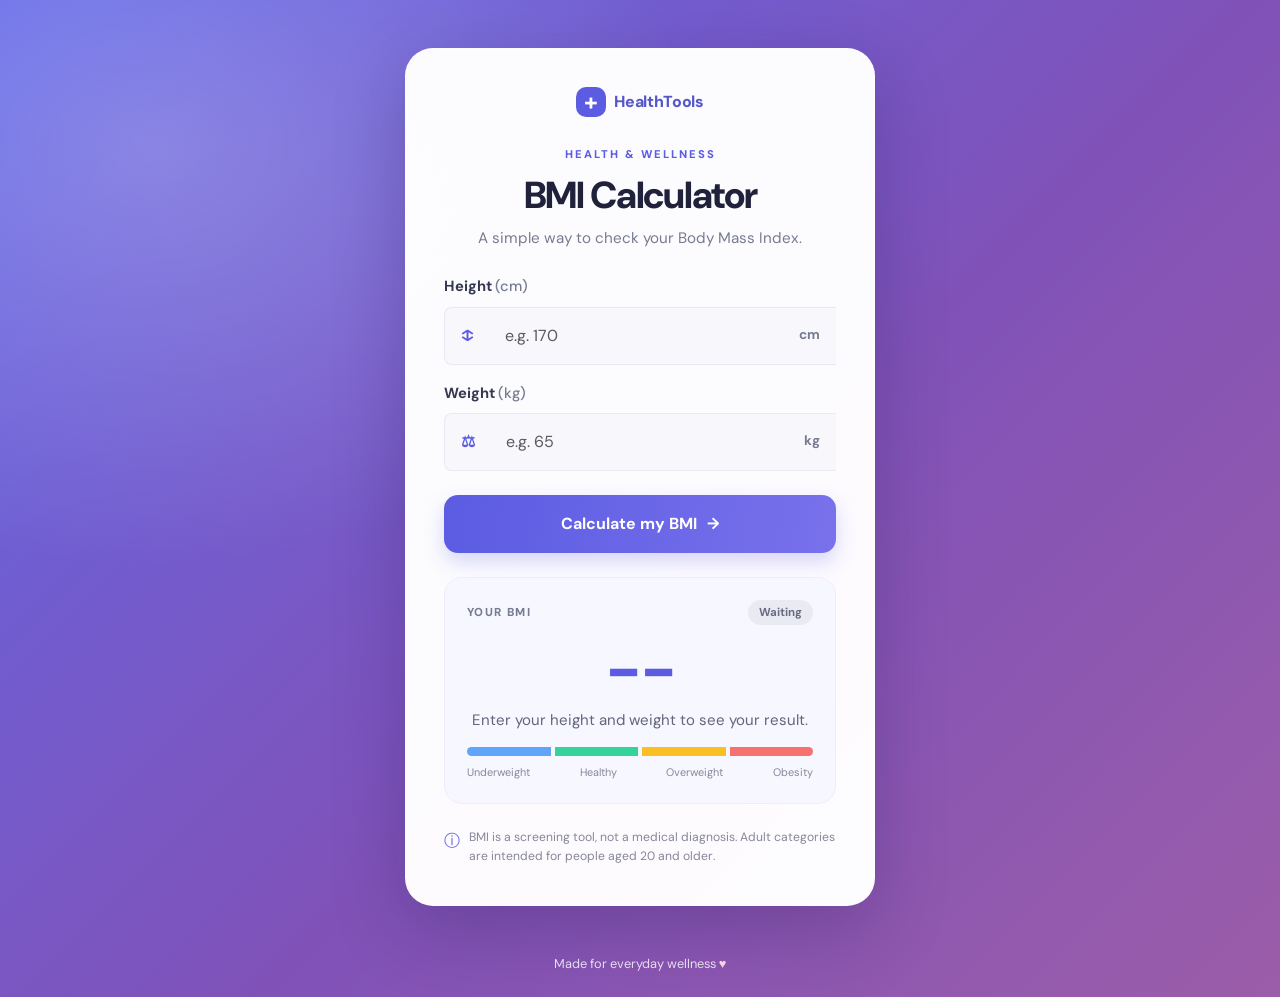
<file: index.html>
<!DOCTYPE html>
<html lang="en">
<head>
    <meta charset="UTF-8">
    <meta name="viewport" content="width=device-width, initial-scale=1.0">
    <meta name="description" content="A simple, responsive Body Mass Index calculator.">
    <title>BMI Calculator | HealthTools</title>

    <!-- Bootstrap 5.3 CSS -->
    <link href="https://cdn.jsdelivr.net/npm/bootstrap@5.3.8/dist/css/bootstrap.min.css"
          rel="stylesheet">

    <!-- Custom styles -->
    <link rel="stylesheet" href="style.css">
</head>
<body>
    <main class="app-shell container-fluid d-flex align-items-center justify-content-center py-5">
        <div class="calculator-card">
            <div class="brand-row d-flex align-items-center justify-content-center gap-2 mb-4">
                <span class="brand-icon" aria-hidden="true">+</span>
                <span class="brand-name">HealthTools</span>
            </div>

            <header class="text-center mb-4">
                <span class="eyebrow">HEALTH & WELLNESS</span>
                <h1 class="display-title mt-2">BMI Calculator</h1>
                <p class="subtitle mb-0">A simple way to check your Body Mass Index.</p>
            </header>

            <form id="bmiForm" novalidate>
                <div class="mb-3">
                    <label for="height" class="form-label">Height <span class="unit">(cm)</span></label>
                    <div class="input-group input-group-lg custom-input">
                        <span class="input-group-text" aria-hidden="true">↕</span>
                        <input type="number" class="form-control" id="height"
                               placeholder="e.g. 170" min="1" step="any"
                               inputmode="decimal" required>
                        <span class="input-group-text unit-tag">cm</span>
                        <div class="invalid-feedback">Enter a valid height greater than zero.</div>
                    </div>
                </div>

                <div class="mb-4">
                    <label for="weight" class="form-label">Weight <span class="unit">(kg)</span></label>
                    <div class="input-group input-group-lg custom-input">
                        <span class="input-group-text" aria-hidden="true">⚖</span>
                        <input type="number" class="form-control" id="weight"
                               placeholder="e.g. 65" min="1" step="any"
                               inputmode="decimal" required>
                        <span class="input-group-text unit-tag">kg</span>
                        <div class="invalid-feedback">Enter a valid weight greater than zero.</div>
                    </div>
                </div>

                <button type="submit" class="btn calculate-btn btn-lg w-100">
                    Calculate my BMI <span aria-hidden="true">→</span>
                </button>
            </form>

            <section id="result" class="result-panel mt-4" aria-live="polite">
                <div class="result-topline">
                    <span class="result-label">YOUR BMI</span>
                    <span id="statusBadge" class="badge status-badge">Waiting</span>
                </div>
                <div class="bmi-number" id="bmiValue">--</div>
                <p id="category" class="result-message mb-3">Enter your height and weight to see your result.</p>

                <div class="bmi-scale" aria-label="Adult BMI reference categories">
                    <div class="scale-segment underweight"></div>
                    <div class="scale-segment healthy"></div>
                    <div class="scale-segment overweight"></div>
                    <div class="scale-segment obesity"></div>
                </div>
                <div class="scale-labels d-flex justify-content-between">
                    <span>Underweight</span>
                    <span>Healthy</span>
                    <span>Overweight</span>
                    <span>Obesity</span>
                </div>
            </section>

            <div class="disclaimer mt-4">
                <span aria-hidden="true">ⓘ</span>
                BMI is a screening tool, not a medical diagnosis. Adult categories are intended for people aged 20 and older.
            </div>
        </div>
    </main>

    <footer class="page-footer text-center pb-4">
        Made for everyday wellness <span aria-hidden="true">♥</span>
    </footer>

    <script src="https://cdn.jsdelivr.net/npm/bootstrap@5.3.8/dist/js/bootstrap.bundle.min.js"></script>
    <script src="script.js"></script>
</body>
</html>
</file>
<file: style.css>
@import url('https://fonts.googleapis.com/css2?family=DM+Sans:wght@400;500;600;700;800&display=swap');

:root {
    --primary: #5b5ce2;
    --primary-dark: #4849c9;
    --ink: #20213a;
    --muted: #777b92;
    --border: #e8e9f2;
}

* {
    box-sizing: border-box;
}

body {
    margin: 0;
    min-height: 100vh;
    font-family: 'DM Sans', Arial, sans-serif;
    color: var(--ink);
    background:
        radial-gradient(ellipse at 12% 15%, rgba(255,255,255,.22), transparent 35%),
        linear-gradient(135deg, #6268e8 0%, #8052b8 55%, #9b5da9 100%);
}

.app-shell {
    min-height: calc(100vh - 55px);
}

.calculator-card {
    width: 100%;
    max-width: 470px;
    padding: 38px;
    background: rgba(255, 255, 255, .98);
    border: 1px solid rgba(255,255,255,.7);
    border-radius: 28px;
    box-shadow: 0 24px 70px rgba(28, 20, 79, .25);
}

.brand-icon {
    display: inline-flex;
    align-items: center;
    justify-content: center;
    width: 30px;
    height: 30px;
    color: #fff;
    background: var(--primary);
    border-radius: 10px;
    font-size: 24px;
    font-weight: 700;
    line-height: 1;
}

.brand-name {
    color: #5557c9;
    font-weight: 800;
    letter-spacing: -.3px;
}

.eyebrow {
    color: var(--primary);
    font-size: .7rem;
    font-weight: 800;
    letter-spacing: 2px;
}

.display-title {
    color: var(--ink);
    font-size: clamp(1.9rem, 5vw, 2.35rem);
    font-weight: 800;
    letter-spacing: -1.3px;
}

.subtitle {
    color: var(--muted);
    font-size: .95rem;
    line-height: 1.6;
}

.form-label {
    margin-bottom: 9px;
    color: #363750;
    font-size: .92rem;
    font-weight: 700;
}

.unit {
    color: var(--muted);
    font-weight: 500;
}

.custom-input .form-control,
.custom-input .input-group-text {
    min-height: 58px;
    border-color: var(--border);
    background: #f8f8fc;
    font-size: 1rem;
}

.custom-input .input-group-text {
    color: var(--primary);
    border-right: 0;
    font-weight: 700;
}

.custom-input .form-control {
    border-left: 0;
    border-right: 0;
    box-shadow: none;
}

.custom-input .form-control:focus {
    border-color: #b8b9f5;
    background: #fff;
    box-shadow: 0 0 0 .2rem rgba(91, 92, 226, .12);
}

.custom-input .unit-tag {
    color: var(--muted);
    border-left: 0;
    font-size: .85rem;
}

.calculate-btn {
    display: flex;
    align-items: center;
    justify-content: center;
    gap: 10px;
    min-height: 58px;
    color: #fff;
    background: linear-gradient(100deg, var(--primary), #7971ec);
    border: 0;
    border-radius: 14px;
    font-size: 1rem;
    font-weight: 700;
    box-shadow: 0 9px 20px rgba(91, 92, 226, .23);
    transition: transform .2s ease, box-shadow .2s ease, background .2s ease;
}

.calculate-btn:hover,
.calculate-btn:focus-visible {
    color: #fff;
    background: linear-gradient(100deg, var(--primary-dark), #6a61d9);
    transform: translateY(-2px);
    box-shadow: 0 12px 24px rgba(91, 92, 226, .3);
}

.result-panel {
    padding: 22px;
    background: #f7f7ff;
    border: 1px solid #ededff;
    border-radius: 18px;
    text-align: center;
}

.result-topline {
    display: flex;
    align-items: center;
    justify-content: space-between;
}

.result-label {
    color: var(--muted);
    font-size: .72rem;
    font-weight: 800;
    letter-spacing: 1.4px;
}

.status-badge {
    padding: 7px 11px;
    color: #696b82;
    background: #e9eaf2;
    border-radius: 999px;
    font-size: .72rem;
    font-weight: 700;
}

.status-badge.underweight { color: #175cd3; background: #dbeafe; }
.status-badge.healthy { color: #137547; background: #d9fbe8; }
.status-badge.overweight { color: #9a5800; background: #fff0c2; }
.status-badge.obesity { color: #b42318; background: #fee4e2; }

.bmi-number {
    margin-top: 7px;
    color: var(--primary);
    font-size: clamp(3rem, 12vw, 4rem);
    font-weight: 800;
    letter-spacing: -2px;
    line-height: 1.2;
}

.result-message {
    color: #62657c;
    font-size: .94rem;
}

.bmi-scale {
    display: flex;
    gap: 4px;
    height: 9px;
    overflow: hidden;
    border-radius: 20px;
}

.scale-segment { flex: 1; }
.scale-segment.underweight { background: #60a5fa; }
.scale-segment.healthy { background: #34d399; }
.scale-segment.overweight { background: #fbbf24; }
.scale-segment.obesity { background: #f87171; }

.scale-labels {
    gap: 4px;
    margin-top: 8px;
    color: #85879b;
    font-size: clamp(.55rem, 2vw, .68rem);
}

.disclaimer {
    display: flex;
    align-items: flex-start;
    gap: 9px;
    color: #85879a;
    font-size: .76rem;
    line-height: 1.6;
}

.disclaimer span {
    color: var(--primary);
    font-size: 1rem;
}

.page-footer {
    color: rgba(255,255,255,.8);
    font-size: .8rem;
}

.page-footer span {
    color: #ffd1e0;
}

@media (max-width: 575.98px) {
    .app-shell {
        min-height: auto;
        padding: 22px 14px !important;
    }

    .calculator-card {
        padding: 27px 22px;
        border-radius: 23px;
    }

    .result-panel {
        padding: 18px 14px;
    }

    .page-footer {
        padding: 0 12px 18px;
    }
}

@media (prefers-reduced-motion: reduce) {
    *, *::before, *::after {
        transition-duration: .01ms !important;
        animation-duration: .01ms !important;
        scroll-behavior: auto !important;
    }
}
</file>
